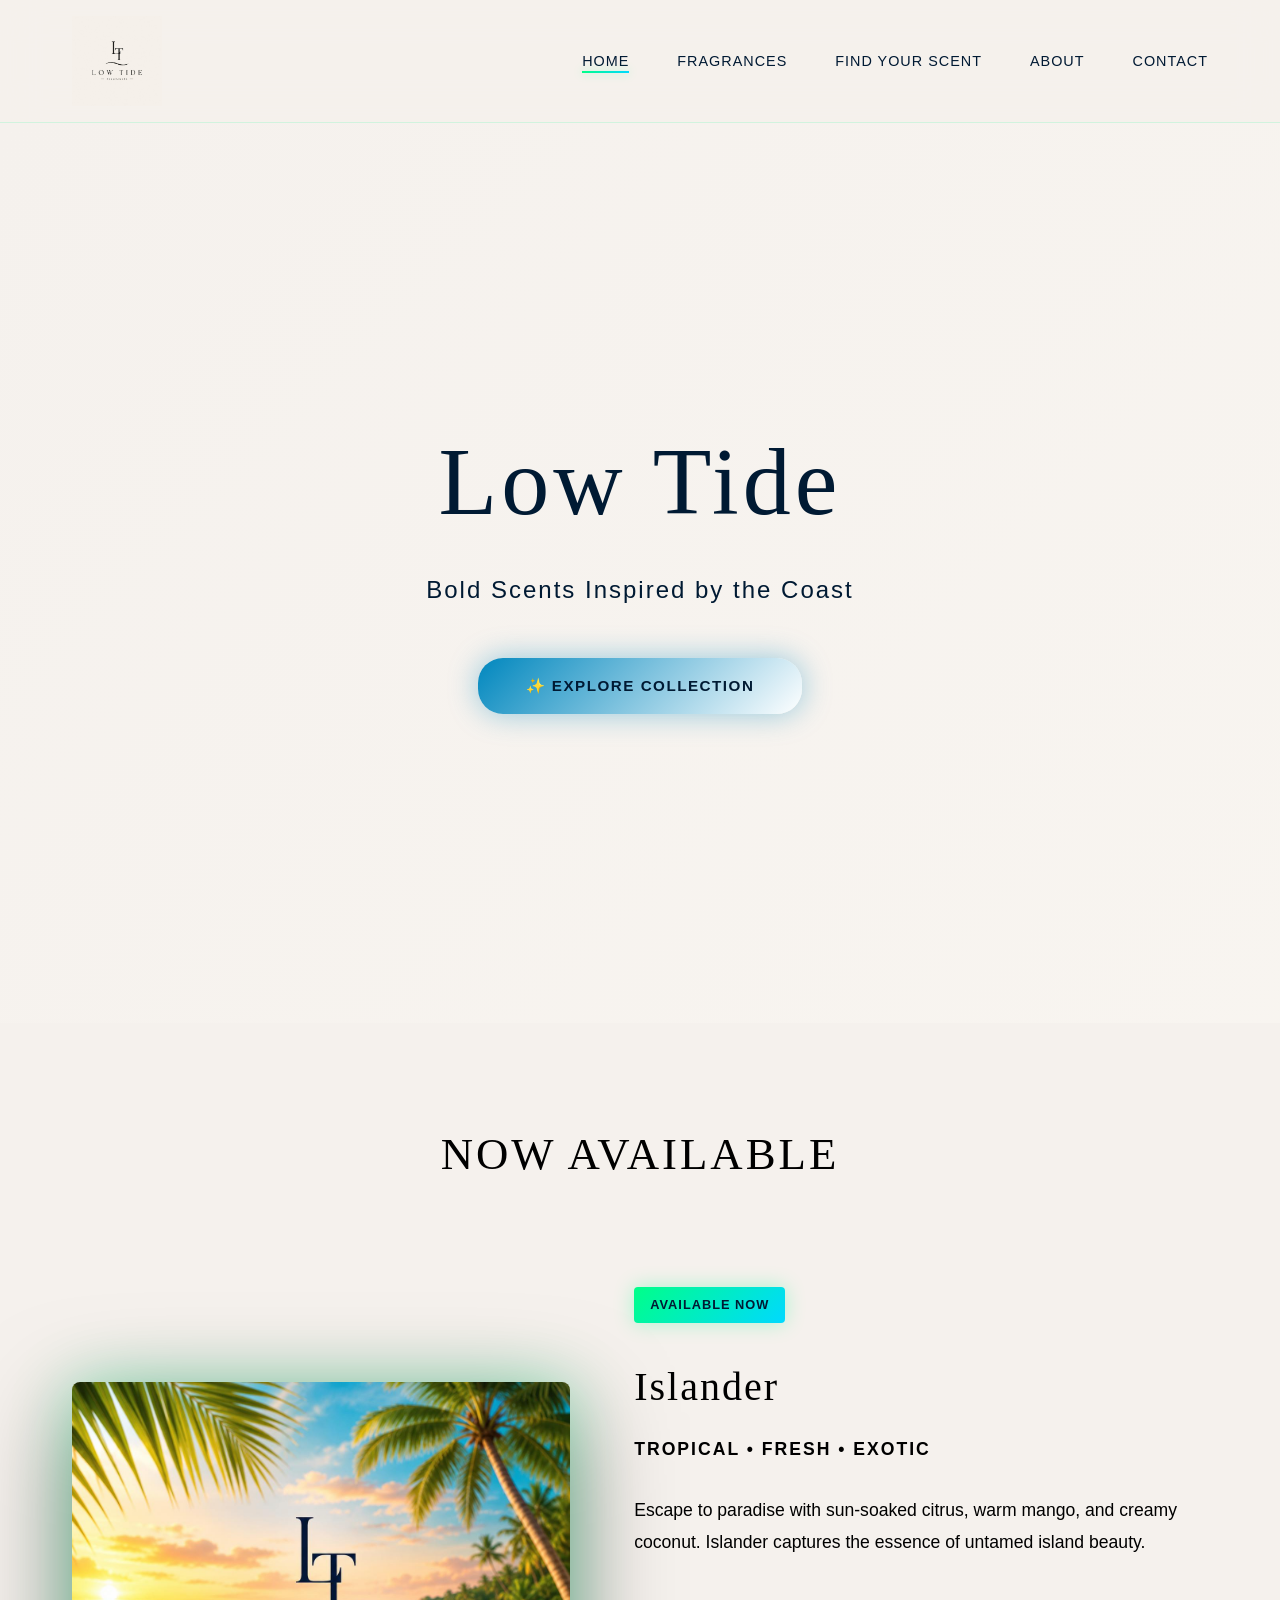
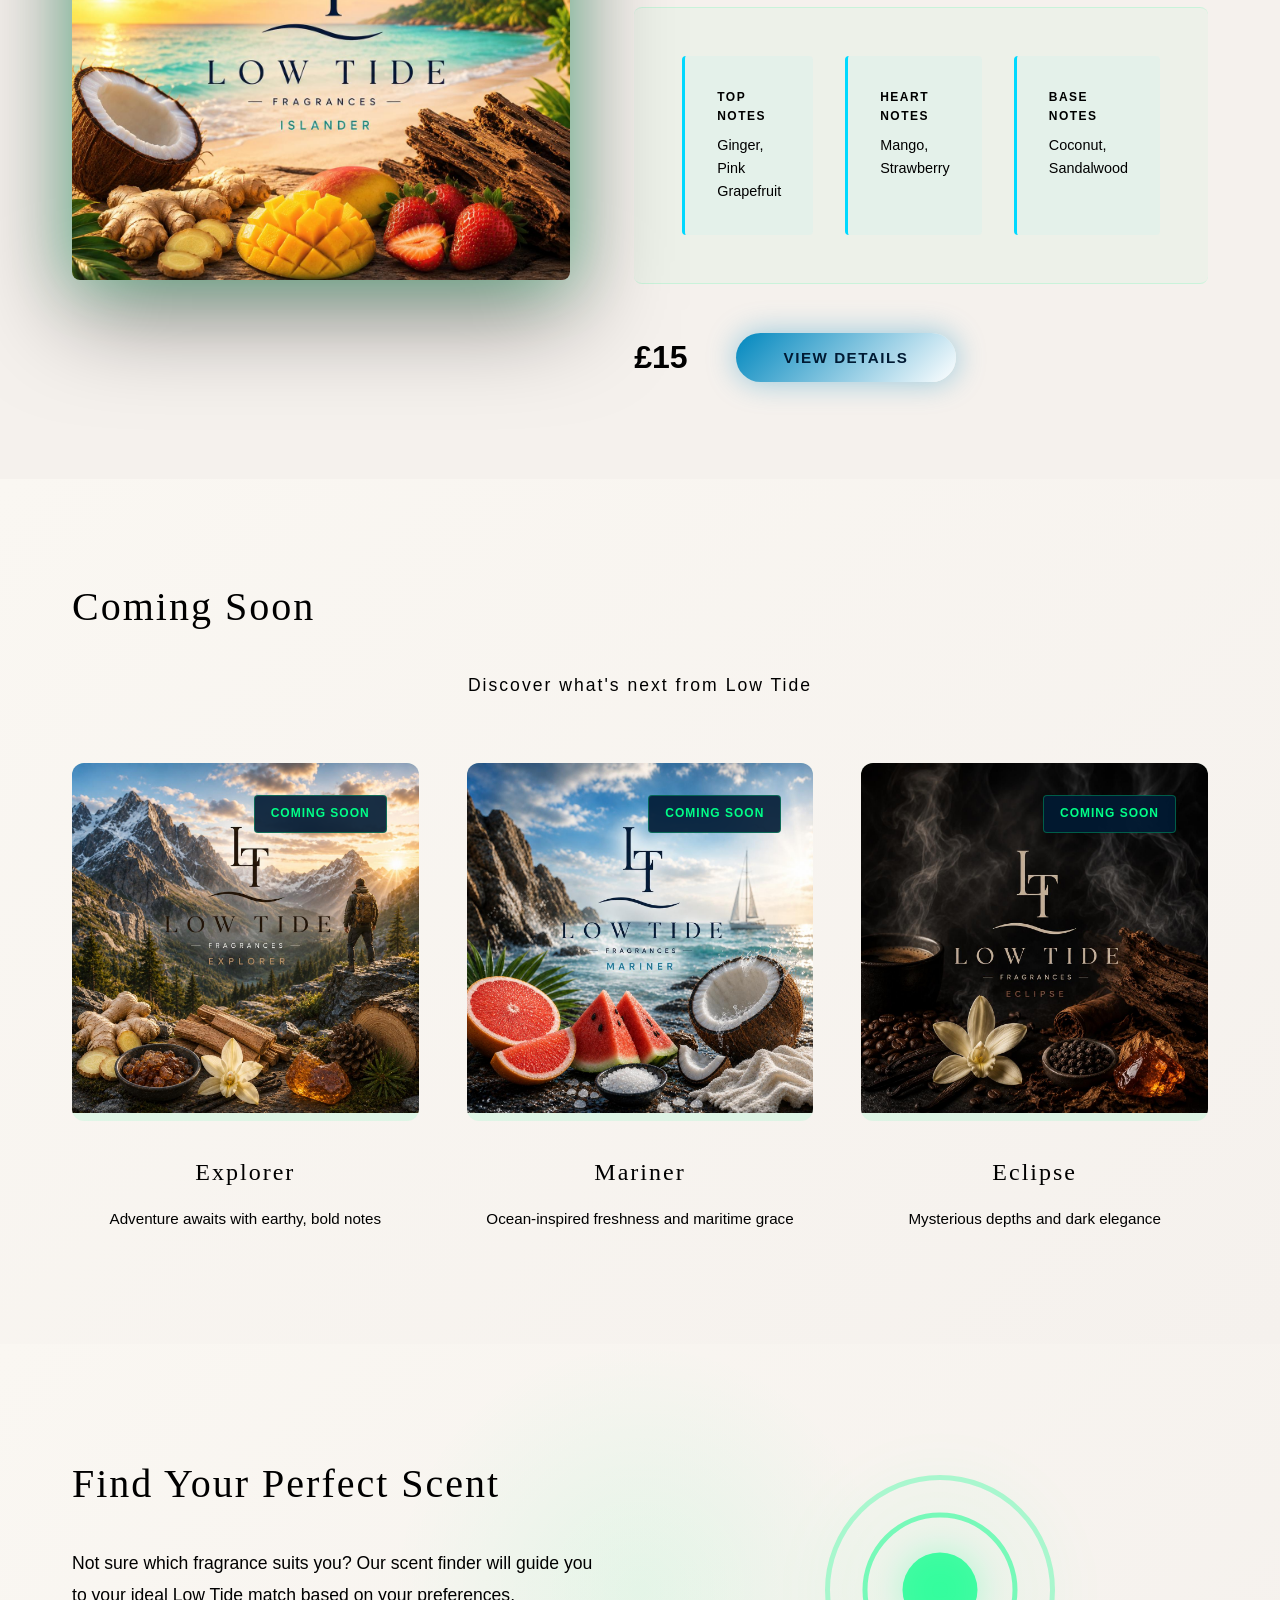
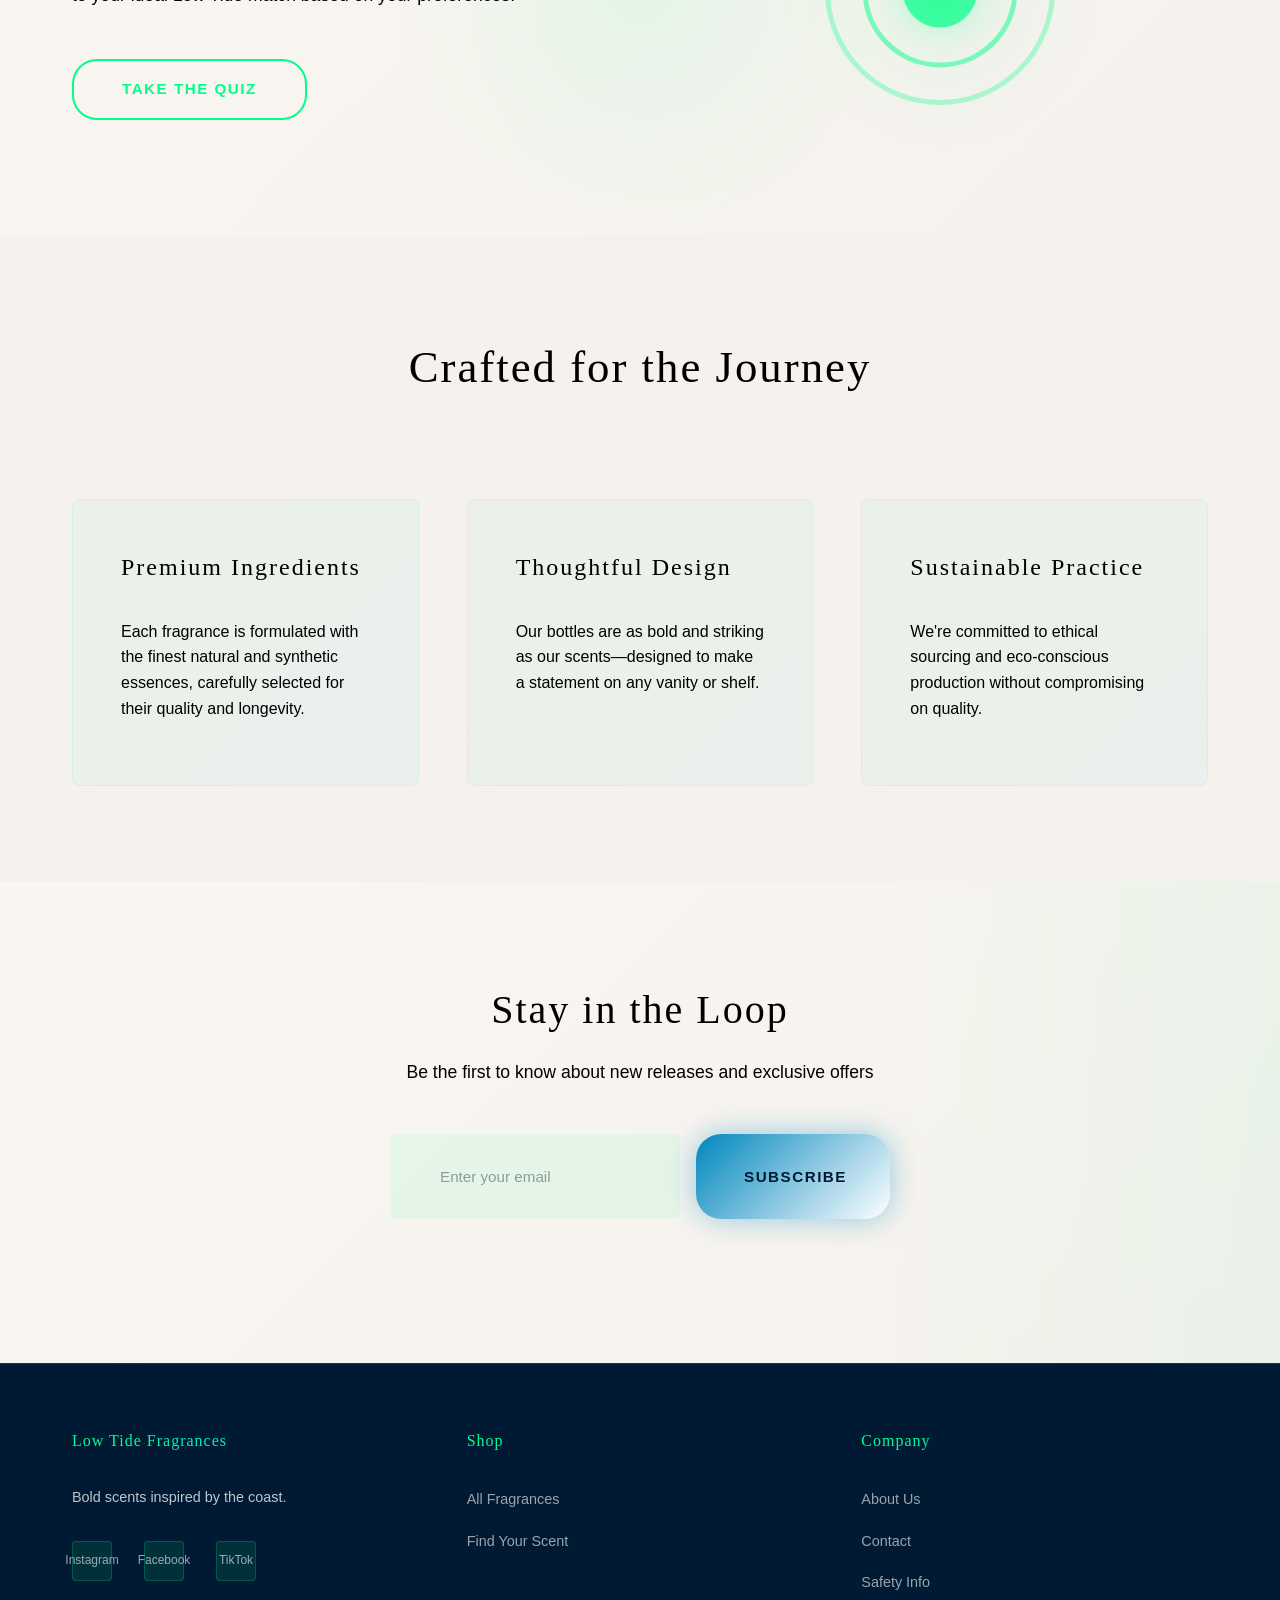
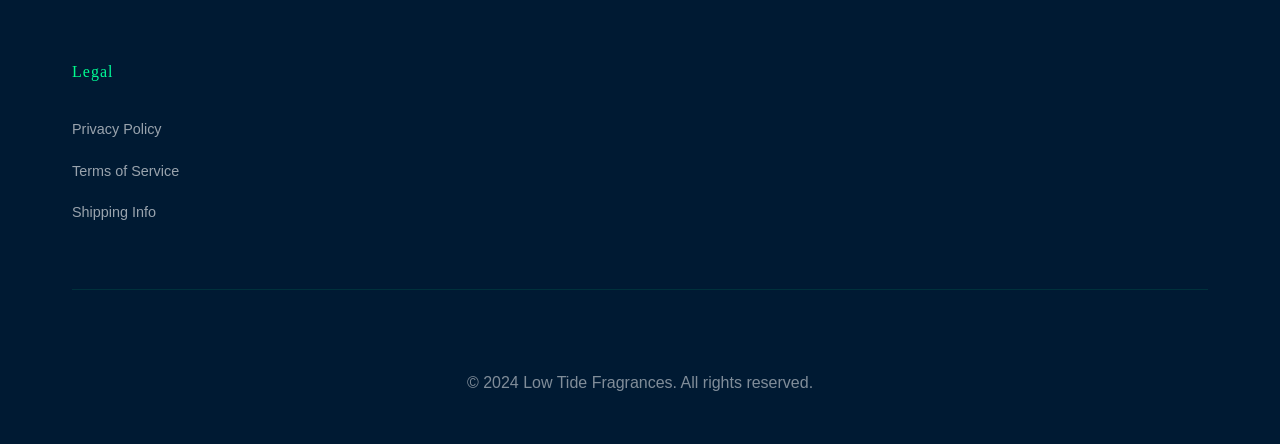
<file: index.html>
<!DOCTYPE html>
<html lang="en">
<head>
    <meta charset="UTF-8">
    <meta name="viewport" content="width=device-width, initial-scale=1.0">
    <title>Low Tide Fragrances | Premium Luxury Scents</title>
    <style>
        :root {
            --color-primary: #f5f1ed;
            --color-dark: #001a33;
            --color-secondary: #00ff88;
            --color-accent-cyan: #00d9ff;
            --color-accent-orange: #ff6b35;
            --color-accent-purple: #9d4edd;
            --color-light: #f5f1ed;
            --color-text: #000000;
            --color-text-light: #ffffff;
            --color-border: #e0dbd5;
            --font-serif: 'Georgia', serif;
            --font-sans: 'Segoe UI', Tahoma, Geneva, Verdana, sans-serif;
            --spacing-xs: 0.5rem;
            --spacing-sm: 1rem;
            --spacing-md: 2rem;
            --spacing-lg: 3rem;
            --spacing-xl: 4rem;
            --spacing-2xl: 6rem;
            --transition: all 0.3s cubic-bezier(0.4, 0, 0.2, 1);
            --transition-smooth: all 0.6s cubic-bezier(0.25, 0.46, 0.45, 0.94);
        }
        * { margin: 0; padding: 0; box-sizing: border-box; }
        html { scroll-behavior: smooth; }
        body { font-family: var(--font-sans); color: var(--color-text); background: var(--color-primary); line-height: 1.6; overflow-x: hidden; }
        .container { max-width: 1200px; margin: 0 auto; padding: 0 var(--spacing-md); }
        h1, h2, h3, h4, h5, h6 { font-family: var(--font-serif); font-weight: 400; letter-spacing: 2px; margin-bottom: var(--spacing-sm); }
        h1 { font-size: 4rem; line-height: 1.2; font-weight: 300; }
        h2 { font-size: 2.5rem; margin-bottom: var(--spacing-md); }
        h3 { font-size: 1.5rem; }
        p { font-size: 1rem; margin-bottom: var(--spacing-sm); }
        a { color: var(--color-primary); text-decoration: none; transition: var(--transition); }
        a:hover { color: var(--color-secondary); }
        .navbar { position: sticky; top: 0; z-index: 1000; background: rgba(245, 241, 237, 0.95); backdrop-filter: blur(20px); border-bottom: 1px solid rgba(0, 255, 136, 0.15); padding: var(--spacing-sm) 0; transition: var(--transition-smooth); }
        .nav-content { display: flex; justify-content: space-between; align-items: center; }
        .logo { display: flex; align-items: center; gap: var(--spacing-xs); }
        .logo a { display: flex; align-items: center; justify-content: center; transition: var(--transition); cursor: pointer; }
        .logo-image { height: 90px; width: auto; max-width: 350px; object-fit: contain; transition: var(--transition); }
        .logo a:hover .logo-image { filter: drop-shadow(0 0 10px rgba(0, 255, 136, 0.3)); }
        .nav-links { display: flex; gap: var(--spacing-lg); list-style: none; }
        .nav-links a { font-size: 0.9rem; letter-spacing: 1px; text-transform: uppercase; font-weight: 500; position: relative; color: var(--color-dark); transition: var(--transition); cursor: pointer; }
        .nav-links a::after { content: ''; position: absolute; bottom: -4px; left: 0; width: 0; height: 2px; background: linear-gradient(90deg, var(--color-secondary), var(--color-accent-cyan)); transition: var(--transition); box-shadow: 0 0 10px rgba(0, 255, 136, 0.4); }
        .nav-links a:hover::after, .nav-links a.active::after { width: 100%; }
        .menu-toggle { display: none; flex-direction: column; gap: 6px; background: none; border: none; cursor: pointer; padding: var(--spacing-xs); }
        .menu-toggle span { width: 25px; height: 3px; background: var(--color-primary); transition: var(--transition); border-radius: 2px; }
        .hero { position: relative; height: 100vh; display: flex; align-items: center; justify-content: center; color: #001a33; overflow: hidden; text-align: center; }
        .hero-video { position: absolute; top: 0; left: 0; width: 100%; height: 100%; object-fit: cover; z-index: 1; }
        .hero-overlay { position: absolute; top: 0; left: 0; width: 100%; height: 100%; background: linear-gradient(135deg, rgba(245, 241, 237, 0.7) 0%, rgba(250, 247, 242, 0.6) 100%); z-index: 2; pointer-events: none; }
        .hero-content { position: relative; z-index: 3; animation: slideUp 1s ease-out; }
        @keyframes slideUp { from { opacity: 0; transform: translateY(40px); } to { opacity: 1; transform: translateY(0); } }
        .hero-text h1 { font-size: 6rem; margin-bottom: var(--spacing-md); font-weight: 300; letter-spacing: 4px; color: #001a33; }
        .hero-text p { font-size: 1.5rem; margin-bottom: var(--spacing-lg); letter-spacing: 2px; font-weight: 300; color: var(--color-dark); }
        .btn { display: inline-block; padding: var(--spacing-sm) var(--spacing-lg); border: 2px solid var(--color-secondary); background: transparent; color: var(--color-secondary); font-family: var(--font-sans); font-size: 0.95rem; font-weight: 600; letter-spacing: 1.5px; text-transform: uppercase; cursor: pointer; transition: var(--transition-smooth); border-radius: 25px; text-decoration: none; position: relative; overflow: hidden; }
        .btn::before { content: ''; position: absolute; top: 0; left: -100%; width: 100%; height: 100%; background: linear-gradient(90deg, #0087be, #ffffff); z-index: -1; transition: left 0.5s ease; }
        .btn:hover::before { left: 0; }
        .btn-primary { background: linear-gradient(135deg, #0087be, #ffffff); color: var(--color-dark); border: none; box-shadow: 0 0 30px rgba(0, 135, 190, 0.4); }
        .btn-primary:hover { box-shadow: 0 0 50px rgba(0, 135, 190, 0.6); transform: translateY(-2px); }
        .btn-outline { border-color: var(--color-secondary); color: var(--color-secondary); }
        .btn-outline:hover { background: var(--color-secondary); color: var(--color-dark); box-shadow: 0 0 30px rgba(0, 255, 136, 0.4); }
        section { padding: var(--spacing-2xl) 0; }
        .featured-section { background: var(--color-primary); padding: var(--spacing-2xl) 0; position: relative; }
        .featured-section h2 { text-align: center; margin-bottom: var(--spacing-2xl); color: #000000; font-size: 2.8rem; letter-spacing: 3px; text-transform: uppercase; }
        .featured-product { display: grid; grid-template-columns: 1fr 1fr; gap: var(--spacing-xl); align-items: center; }
        .featured-image { position: relative; }
        .featured-image img { width: 100%; height: auto; border-radius: 8px; box-shadow: 0 0 60px rgba(0, 255, 136, 0.3), 0 30px 100px rgba(0, 0, 0, 0.5); transition: var(--transition-smooth); }
        .featured-image img:hover { transform: scale(1.05); box-shadow: 0 0 80px rgba(0, 255, 136, 0.5), 0 30px 100px rgba(0, 0, 0, 0.6); }
        .badge { display: inline-block; background: linear-gradient(135deg, var(--color-secondary) 0%, var(--color-accent-cyan) 100%); color: var(--color-dark); padding: var(--spacing-xs) var(--spacing-sm); border-radius: 4px; font-size: 0.8rem; letter-spacing: 1px; text-transform: uppercase; margin-bottom: var(--spacing-md); font-weight: 600; box-shadow: 0 0 20px rgba(0, 255, 136, 0.3); }
        .featured-content h3 { font-size: 2.5rem; margin-bottom: var(--spacing-sm); color: #000000; }
        .fragrance-type { font-size: 1.1rem; color: #000000; font-weight: 600; letter-spacing: 2px; text-transform: uppercase; margin-bottom: var(--spacing-md); }
        .description { font-size: 1.1rem; line-height: 1.8; margin-bottom: var(--spacing-lg); color: var(--color-text); }
        .notes { display: grid; grid-template-columns: repeat(3, 1fr); gap: var(--spacing-md); margin-bottom: var(--spacing-lg); padding: var(--spacing-lg); border-top: 1px solid rgba(0, 255, 136, 0.15); border-bottom: 1px solid rgba(0, 255, 136, 0.15); background: rgba(0, 255, 136, 0.03); border-radius: 8px; }
        .note { display: flex; flex-direction: column; padding: var(--spacing-md); background: rgba(0, 217, 255, 0.04); border-radius: 4px; border-left: 3px solid var(--color-accent-cyan); }
        .note-label { font-size: 0.75rem; text-transform: uppercase; letter-spacing: 1.5px; color: #000000; font-weight: 700; margin-bottom: var(--spacing-xs); }
        .note-value { font-size: 0.9rem; color: var(--color-text); }
        .featured-cta { display: flex; align-items: center; gap: var(--spacing-lg); }
        .price { font-size: 2rem; font-weight: 600; color: #000000; }
        .coming-soon-section { background: linear-gradient(135deg, #faf7f2 0%, var(--color-primary) 100%); padding: var(--spacing-2xl) 0; }
        .section-subtitle { text-align: center; color: #000000; font-size: 1.1rem; margin-bottom: var(--spacing-xl); letter-spacing: 2px; }
        .coming-soon-grid { display: grid; grid-template-columns: repeat(auto-fit, minmax(280px, 1fr)); gap: var(--spacing-lg); }
        .coming-soon-card { text-align: center; transition: var(--transition-smooth); }
        .coming-soon-card:hover { transform: translateY(-20px); }
        .coming-soon-image { position: relative; margin-bottom: var(--spacing-md); border-radius: 12px; overflow: hidden; background: rgba(0, 255, 136, 0.1); }
        .coming-soon-image img { width: 100%; height: 350px; object-fit: cover; transition: var(--transition-smooth); }
        .coming-soon-card:hover .coming-soon-image img { transform: scale(1.1) rotate(2deg); filter: brightness(1.2); }
        .coming-badge { position: absolute; top: var(--spacing-md); right: var(--spacing-md); background: rgba(0, 26, 51, 0.9); color: var(--color-secondary); padding: var(--spacing-xs) var(--spacing-sm); border-radius: 4px; font-size: 0.75rem; letter-spacing: 1px; text-transform: uppercase; font-weight: 600; backdrop-filter: blur(10px); border: 1px solid rgba(0, 255, 136, 0.3); }
        .coming-soon-card h3 { color: #000000; margin-bottom: var(--spacing-sm); font-size: 1.5rem; }
        .coming-soon-card p { color: #000000; font-size: 0.95rem; }
        .finder-preview-section { background: linear-gradient(135deg, #faf7f2 0%, var(--color-primary) 100%); color: var(--color-text); padding: var(--spacing-2xl) 0; position: relative; overflow: hidden; }
        .finder-preview-section::before { content: ''; position: absolute; top: 50%; left: 50%; width: 500px; height: 500px; background: radial-gradient(circle, rgba(0, 255, 136, 0.08) 0%, transparent 70%); transform: translate(-50%, -50%); pointer-events: none; }
        .finder-preview { display: grid; grid-template-columns: 1fr 1fr; gap: var(--spacing-xl); align-items: center; position: relative; z-index: 2; }
        .finder-preview-content h2 { color: #000000; margin-bottom: var(--spacing-md); }
        .finder-preview-content p { font-size: 1.1rem; line-height: 1.8; margin-bottom: var(--spacing-lg); color: var(--color-text); }
        .finder-preview-icon { display: flex; justify-content: center; align-items: center; height: 300px; }
        .finder-preview-icon svg { width: 100%; max-width: 250px; color: var(--color-secondary); animation: pulse 3s ease-in-out infinite, glow 3s ease-in-out infinite; filter: drop-shadow(0 0 20px rgba(0, 255, 136, 0.5)); }
        @keyframes pulse { 0%, 100% { opacity: 1; transform: scale(1); } 50% { opacity: 0.8; transform: scale(1.05); } }
        @keyframes glow { 0%, 100% { filter: drop-shadow(0 0 20px rgba(0, 255, 136, 0.5)); } 50% { filter: drop-shadow(0 0 40px rgba(0, 255, 136, 0.8)); } }
        @keyframes fadeInUp { from { opacity: 0; transform: translateY(60px); } to { opacity: 1; transform: translateY(0); } }
        .scroll-fade-in { opacity: 0; animation: fadeInUp 0.8s ease-out forwards; }
        .craftsmanship-section { background: var(--color-primary); padding: var(--spacing-2xl) 0; }
        .craftsmanship-section h2 { text-align: center; margin-bottom: var(--spacing-2xl); color: #000000; font-size: 2.8rem; }
        .craftsmanship-grid { display: grid; grid-template-columns: repeat(auto-fit, minmax(300px, 1fr)); gap: var(--spacing-lg); }
        .craftsmanship-card { padding: var(--spacing-lg); background: linear-gradient(135deg, rgba(0, 255, 136, 0.04) 0%, rgba(0, 217, 255, 0.04) 100%); border-left: 4px solid var(--color-secondary); transition: var(--transition-smooth); border-radius: 8px; border: 1px solid rgba(0, 255, 136, 0.1); }
        .craftsmanship-card:hover { box-shadow: 0 0 40px rgba(0, 255, 136, 0.2), inset 0 0 40px rgba(0, 255, 136, 0.05); transform: translateY(-8px); border-left-color: var(--color-accent-cyan); }
        .craftsmanship-card h3 { color: #000000; margin-bottom: var(--spacing-md); }
        .newsletter-section { background: linear-gradient(135deg, #faf7f2 0%, var(--color-primary) 100%); color: var(--color-text); text-align: center; padding: var(--spacing-2xl) 0; position: relative; overflow: hidden; }
        .newsletter-section::before { content: ''; position: absolute; top: 0; right: 0; width: 400px; height: 100%; background: linear-gradient(90deg, transparent, rgba(0, 255, 136, 0.05)); pointer-events: none; }
        .newsletter-content h2 { color: #000000; margin-bottom: var(--spacing-sm); }
        .newsletter-content p { font-size: 1.1rem; margin-bottom: var(--spacing-lg); color: #000000; }
        .newsletter-form { display: flex; gap: var(--spacing-sm); max-width: 500px; margin: 0 auto var(--spacing-md); position: relative; z-index: 2; }
        .newsletter-form input { flex: 1; padding: var(--spacing-md) var(--spacing-lg); border: 2px solid transparent; background: rgba(0, 255, 136, 0.08); color: var(--color-dark); font-size: 0.95rem; border-radius: 6px; font-family: var(--font-sans); transition: var(--transition); }
        .newsletter-form input::placeholder { color: rgba(0, 26, 51, 0.4); }
        .newsletter-form input:focus { outline: none; background: rgba(0, 255, 136, 0.12); border-color: var(--color-secondary); box-shadow: 0 0 30px rgba(0, 255, 136, 0.2); }
        .footer { background: var(--color-dark); color: var(--color-text-light); padding: var(--spacing-xl) 0 var(--spacing-md); border-top: 1px solid rgba(0, 255, 136, 0.2); }
        .footer-content { display: grid; grid-template-columns: repeat(auto-fit, minmax(250px, 1fr)); gap: var(--spacing-lg); margin-bottom: var(--spacing-lg); padding-bottom: var(--spacing-lg); border-bottom: 1px solid rgba(0, 255, 136, 0.1); }
        .footer-section h4 { background: linear-gradient(135deg, var(--color-secondary) 0%, var(--color-accent-cyan) 100%); -webkit-background-clip: text; -webkit-text-fill-color: transparent; background-clip: text; font-size: 1rem; margin-bottom: var(--spacing-md); letter-spacing: 1px; }
        .footer-section p { font-size: 0.9rem; color: rgba(255, 255, 255, 0.75); line-height: 1.6; }
        .footer-section ul { list-style: none; }
        .footer-section ul li { margin-bottom: var(--spacing-sm); }
        .footer-section a { color: rgba(255, 255, 255, 0.6); font-size: 0.9rem; transition: var(--transition); cursor: pointer; }
        .footer-section a:hover { color: var(--color-secondary); text-shadow: 0 0 20px rgba(0, 255, 136, 0.4); }
        .social-links { display: flex; gap: var(--spacing-md); margin-top: var(--spacing-md); }
        .social-links a { display: inline-flex; width: 40px; height: 40px; background: rgba(0, 255, 136, 0.1); border-radius: 4px; align-items: center; justify-content: center; font-size: 0.75rem; border: 1px solid rgba(0, 255, 136, 0.2); transition: var(--transition); }
        .social-links a:hover { background: linear-gradient(135deg, var(--color-secondary), var(--color-accent-cyan)); color: var(--color-dark); border-color: transparent; box-shadow: 0 0 20px rgba(0, 255, 136, 0.4); }
        .footer-bottom { text-align: center; padding-top: var(--spacing-md); font-size: 0.85rem; color: rgba(255, 255, 255, 0.5); }
        .page { display: none; }
        .page.active { display: block; }
        .fragrance-card { background: white; border: 2px solid #e0dbd5; border-radius: 12px; overflow: hidden; transition: all 0.4s cubic-bezier(0.25, 0.46, 0.45, 0.94); display: flex; flex-direction: column; height: 100%; animation: fadeInUp 0.6s ease-out forwards; opacity: 0; transform: translateY(30px); }
        .fragrance-card:hover { border-color: #0087be; box-shadow: 0 20px 60px rgba(0, 135, 190, 0.15); transform: translateY(-8px); }
        .fragrance-image-container { position: relative; overflow: hidden; height: 320px; background: linear-gradient(135deg, #faf7f2 0%, #f5f1ed 100%); }
        .fragrance-image { width: 100%; height: 100%; object-fit: cover; transition: transform 0.4s ease; }
        .fragrance-card:hover .fragrance-image { transform: scale(1.08); }
        .fragrance-badge { position: absolute; top: 15px; right: 15px; padding: 8px 16px; border-radius: 20px; font-size: 0.75rem; font-weight: 600; text-transform: uppercase; letter-spacing: 1px; backdrop-filter: blur(10px); }
        .badge-available { background: linear-gradient(135deg, #0087be, #ffffff); color: #001a33; box-shadow: 0 0 20px rgba(0, 135, 190, 0.3); }
        .badge-coming { background: rgba(0, 26, 51, 0.85); color: #00ff88; border: 1px solid rgba(0, 255, 136, 0.3); }
        .fragrance-content { padding: 25px; flex: 1; display: flex; flex-direction: column; }
        .fragrance-header { margin-bottom: 15px; }
        .fragrance-name { font-size: 1.8rem; color: #000000; font-weight: 600; margin-bottom: 8px; font-family: 'Georgia', serif; }
        .fragrance-type-text { color: #0087be; font-size: 0.85rem; font-weight: 600; text-transform: uppercase; letter-spacing: 1px; }
        .fragrance-description { color: #666; font-size: 0.95rem; line-height: 1.6; margin-bottom: 20px; }
        .fragrance-notes-pyramid { background: linear-gradient(135deg, #f9f7f5 0%, #f5f1ed 100%); padding: 20px; border-radius: 25px; margin-bottom: 20px; border: 1px solid #e0dbd5; }
        .pyramid { display: flex; flex-direction: column; gap: 10px; }
        .pyramid-level { display: flex; align-items: center; gap: 10px; }
        .pyramid-label { font-weight: 600; font-size: 0.8rem; color: #000000; min-width: 60px; text-transform: uppercase; letter-spacing: 0.5px; }
        .pyramid-bar { flex: 1; height: 28px; border-radius: 6px; display: flex; align-items: center; padding: 0 10px; color: white; font-size: 0.75rem; font-weight: 600; overflow: hidden; text-overflow: ellipsis; white-space: nowrap; }
        .pyramid-top { background: linear-gradient(135deg, #ff9500, #ffb84d); width: 60%; }
        .pyramid-middle { background: linear-gradient(135deg, #0087be, #00b4e6); width: 85%; }
        .pyramid-base { background: linear-gradient(135deg, #8b4513, #a0522d); width: 100%; }
        .fragrance-metrics { display: grid; grid-template-columns: 1fr 1fr; gap: 12px; margin-bottom: 20px; }
        .metric { background: #f9f7f5; padding: 12px; border-radius: 25px; text-align: center; border: 1px solid #e0dbd5; }
        .metric-label { font-size: 0.75rem; color: #666; text-transform: uppercase; font-weight: 600; margin-bottom: 8px; letter-spacing: 0.5px; }
        .metric-value { font-size: 1.2rem; color: #000000; font-weight: 600; }
        .intensity-bar { width: 100%; height: 4px; background: #e0dbd5; border-radius: 2px; margin-top: 6px; overflow: hidden; }
        .intensity-fill { height: 100%; background: linear-gradient(90deg, #0087be, #00d9ff); border-radius: 2px; }
        .fragrance-price { font-size: 1.8rem; font-weight: 700; color: #0087be; margin: 15px 0; font-family: 'Georgia', serif; }
        .fragrance-actions { display: flex; gap: 10px; margin-top: auto; }
        .btn-primary-full { flex: 1; padding: 12px 20px; background: linear-gradient(135deg, #0087be, #ffffff); border: none; border-radius: 25px; color: #001a33; font-weight: 600; cursor: pointer; transition: all 0.3s ease; box-shadow: 0 0 20px rgba(0, 135, 190, 0.3); }
        .btn-primary-full:hover { box-shadow: 0 0 40px rgba(0, 135, 190, 0.5); transform: translateY(-2px); }
        .products-grid { display: grid; grid-template-columns: repeat(auto-fill, minmax(350px, 1fr)); gap: 30px; padding: 20px 0; }
        .fragrance-card:nth-child(1) { animation-delay: 0.1s; }
        .fragrance-card:nth-child(2) { animation-delay: 0.2s; }
        .fragrance-card:nth-child(3) { animation-delay: 0.3s; }
        .fragrance-card:nth-child(4) { animation-delay: 0.4s; }
        .about-hero { background: linear-gradient(135deg, #faf7f2 0%, #f5f1ed 100%); padding: 80px 0 60px; text-align: center; }
        .about-hero h1 { color: #000000; margin-bottom: 20px; }
        .about-hero p { color: #666; font-size: 1.2rem; max-width: 700px; margin: 0 auto; }
        .about-content { display: grid; grid-template-columns: 1fr 1fr; gap: var(--spacing-xl); align-items: center; margin-bottom: 60px; }
        .about-text h2 { color: #000000; }
        .about-text p { color: #666; line-height: 1.8; margin-bottom: 20px; }
        .about-values { display: grid; grid-template-columns: repeat(3, 1fr); gap: var(--spacing-lg); }
        .value-card { text-align: center; padding: var(--spacing-lg); background: linear-gradient(135deg, rgba(0, 255, 136, 0.04) 0%, rgba(0, 217, 255, 0.04) 100%); border-radius: 12px; border: 1px solid rgba(0, 255, 136, 0.1); }
        .value-card h3 { color: #000000; margin-bottom: 15px; }
        .value-card p { color: #666; font-size: 0.95rem; }
        .contact-container { display: grid; grid-template-columns: 1fr 1fr; gap: var(--spacing-xl); margin-bottom: 60px; }
        .contact-form { background: white; padding: var(--spacing-lg); border-radius: 12px; border: 1px solid #e0dbd5; }
        .form-group { margin-bottom: 20px; }
        .form-group label { display: block; margin-bottom: 8px; font-weight: 600; color: #000000; }
        .form-group input, .form-group textarea { width: 100%; padding: 12px; border: 1px solid #e0dbd5; border-radius: 6px; font-family: var(--font-sans); font-size: 1rem; }
        .form-group textarea { resize: vertical; min-height: 120px; }
        .contact-info { display: flex; flex-direction: column; gap: var(--spacing-lg); }
        .info-card { background: linear-gradient(135deg, rgba(0, 255, 136, 0.04) 0%, rgba(0, 217, 255, 0.04) 100%); padding: var(--spacing-lg); border-radius: 12px; border: 1px solid rgba(0, 255, 136, 0.1); }
        .info-card h3 { color: #000000; margin-bottom: 10px; }
        .info-card p { color: #666; }
        .safety-content { max-width: 900px; }
        .safety-section { margin-bottom: 50px; }
        .safety-section h2 { color: #000000; margin-bottom: 20px; padding-bottom: 15px; border-bottom: 2px solid rgba(0, 255, 136, 0.2); }
        .safety-section ul { list-style-position: inside; color: #666; line-height: 1.8; }
        .safety-section li { margin-bottom: 12px; }
        .quiz-container { max-width: 700px; margin: 0 auto; padding: 40px; background: white; border-radius: 12px; box-shadow: 0 20px 60px rgba(0, 0, 0, 0.1); }
        .progress-bar { width: 100%; height: 8px; background: #e0dbd5; border-radius: 10px; margin-bottom: 40px; overflow: hidden; }
        .progress-fill { height: 100%; background: linear-gradient(135deg, #0087be, #ffffff); width: 0%; transition: width 0.5s ease; border-radius: 10px; }
        .question-container { animation: slideIn 0.6s ease-out; min-height: 350px; display: flex; flex-direction: column; justify-content: center; }
        @keyframes slideIn { from { opacity: 0; transform: translateY(30px); } to { opacity: 1; transform: translateY(0); } }
        .question-number { font-size: 0.9rem; color: #0087be; font-weight: 600; margin-bottom: 15px; text-transform: uppercase; letter-spacing: 1px; }
        .question-title { font-size: 2rem; color: #000000; margin-bottom: 10px; font-weight: 500; }
        .question-subtitle { font-size: 1.1rem; color: #666; margin-bottom: 30px; }
        .options-grid { display: grid; grid-template-columns: 1fr; gap: 12px; margin-bottom: 30px; }
        .option-btn { padding: 16px; border: 2px solid #e0dbd5; background: white; border-radius: 8px; cursor: pointer; transition: all 0.3s ease; text-align: left; font-size: 1rem; display: flex; align-items: center; gap: 12px; }
        .option-btn:hover { border-color: #0087be; background: #f0f7ff; transform: translateX(5px); }
        .option-btn.selected { border-color: #0087be; background: linear-gradient(135deg, rgba(0, 135, 190, 0.1), rgba(255, 255, 255, 0.1)); font-weight: 600; }
        .option-icon { font-size: 1.8rem; min-width: 35px; text-align: center; }
        .option-content { flex: 1; }
        .option-label { font-weight: 600; color: #000000; display: block; margin-bottom: 2px; }
        .buttons-container { display: flex; gap: 12px; margin-top: 30px; }
        .btn-secondary { flex: 1; padding: 12px 20px; border: 2px solid #e0dbd5; background: white; border-radius: 8px; cursor: pointer; font-weight: 600; transition: all 0.3s ease; }
        .btn-secondary:hover { border-color: #0087be; background: #f0f7ff; }
        .btn-primary-custom { flex: 1; padding: 12px 20px; background: linear-gradient(135deg, #0087be, #ffffff); border: none; border-radius: 8px; cursor: pointer; font-weight: 600; color: #001a33; transition: all 0.3s ease; box-shadow: 0 0 30px rgba(0, 135, 190, 0.4); }
        .btn-primary-custom:hover:not(:disabled) { box-shadow: 0 0 50px rgba(0, 135, 190, 0.6); transform: translateY(-2px); }
        .btn-primary-custom:disabled { opacity: 0.5; cursor: not-allowed; }
        .results-container { animation: slideIn 0.6s ease-out; }
        .results-header { text-align: center; margin-bottom: 40px; }
        .results-header h2 { color: #000000; font-size: 2.5rem; margin-bottom: 10px; }
        .results-header p { color: #666; font-size: 1.1rem; }
        .results-grid { display: grid; grid-template-columns: repeat(auto-fit, minmax(250px, 1fr)); gap: 20px; margin-bottom: 40px; }
        @media (max-width: 768px) {
            .nav-links { display: none; position: absolute; top: 100%; left: 0; right: 0; background: rgba(245, 241, 237, 0.98); backdrop-filter: blur(20px); flex-direction: column; padding: var(--spacing-md); gap: var(--spacing-md); box-shadow: 0 10px 30px rgba(0, 0, 0, 0.1); border-bottom: 1px solid rgba(0, 255, 136, 0.1); }
            .nav-links.active { display: flex; }
            .menu-toggle { display: flex; }
            .menu-toggle span { background: var(--color-dark); }
            .featured-product, .finder-preview, .about-content, .contact-container { grid-template-columns: 1fr; }
            .about-values { grid-template-columns: 1fr; }
            .hero-text h1 { font-size: 2.5rem; }
            h2 { font-size: 1.8rem; }
            .products-grid { grid-template-columns: 1fr; }
        }
    </style>
</head>
<body>
    <nav class="navbar">
        <div class="container">
            <div class="nav-content">
                <div class="logo">
                    <a onclick="showPage('home')">
                        <img src="images/logo.png" alt="Low Tide Fragrances Logo" class="logo-image" />
                    </a>
                </div>
                <ul class="nav-links">
                    <li><a onclick="showPage('home')" class="nav-link active" data-page="home">Home</a></li>
                    <li><a onclick="showPage('products')" class="nav-link" data-page="products">Fragrances</a></li>
                    <li><a onclick="showPage('finder')" class="nav-link" data-page="finder">Find Your Scent</a></li>
                    <li><a onclick="showPage('about')" class="nav-link" data-page="about">About</a></li>
                    <li><a onclick="showPage('contact')" class="nav-link" data-page="contact">Contact</a></li>
                </ul>
                <button class="menu-toggle" onclick="toggleMenu()">
                    <span></span>
                    <span></span>
                    <span></span>
                </button>
            </div>
        </div>
    </nav>

    <div id="home" class="page active">
        <section class="hero">
            <video autoplay muted loop class="hero-video">
                <source src="images/hero-video.mp4" type="video/mp4">
            </video>
            <div class="hero-overlay"></div>
            <div class="hero-content">
                <div class="hero-text">
                    <h1>Low Tide</h1>
                    <p>Bold Scents Inspired by the Coast</p>
                    <a onclick="showPage('products')" class="btn btn-primary" style="cursor: pointer;">✨ Explore Collection</a>
                </div>
            </div>
        </section>

        <section class="featured-section">
            <div class="container">
                <h2>Now Available</h2>
                <div class="featured-product">
                    <div class="featured-image">
                        <img src="images/islander.jpg" alt="Low Tide Islander Fragrance" />
                    </div>
                    <div class="featured-content">
                        <span class="badge">Available Now</span>
                        <h3>Islander</h3>
                        <p class="fragrance-type">Tropical • Fresh • Exotic</p>
                        <p class="description">Escape to paradise with sun-soaked citrus, warm mango, and creamy coconut. Islander captures the essence of untamed island beauty.</p>
                        <div class="notes">
                            <div class="note">
                                <span class="note-label">Top Notes</span>
                                <span class="note-value">Ginger, Pink Grapefruit</span>
                            </div>
                            <div class="note">
                                <span class="note-label">Heart Notes</span>
                                <span class="note-value">Mango, Strawberry</span>
                            </div>
                            <div class="note">
                                <span class="note-label">Base Notes</span>
                                <span class="note-value">Coconut, Sandalwood</span>
                            </div>
                        </div>
                        <div class="featured-cta">
                            <span class="price">£15</span>
                            <button class="btn btn-primary" onclick="showPage('products')">View Details</button>
                        </div>
                    </div>
                </div>
            </div>
        </section>

        <section class="coming-soon-section">
            <div class="container">
                <h2>Coming Soon</h2>
                <p class="section-subtitle">Discover what's next from Low Tide</p>
                <div class="coming-soon-grid">
                    <div class="coming-soon-card">
                        <div class="coming-soon-image">
                            <img src="images/explorer.jpg" alt="Low Tide Explorer" />
                            <span class="coming-badge">Coming Soon</span>
                        </div>
                        <h3>Explorer</h3>
                        <p>Adventure awaits with earthy, bold notes</p>
                    </div>
                    <div class="coming-soon-card">
                        <div class="coming-soon-image">
                            <img src="images/mariner.jpg" alt="Low Tide Mariner" />
                            <span class="coming-badge">Coming Soon</span>
                        </div>
                        <h3>Mariner</h3>
                        <p>Ocean-inspired freshness and maritime grace</p>
                    </div>
                    <div class="coming-soon-card">
                        <div class="coming-soon-image">
                            <img src="images/eclipse.jpg" alt="Low Tide Eclipse" />
                            <span class="coming-badge">Coming Soon</span>
                        </div>
                        <h3>Eclipse</h3>
                        <p>Mysterious depths and dark elegance</p>
                    </div>
                </div>
            </div>
        </section>

        <section class="finder-preview-section">
            <div class="container">
                <div class="finder-preview">
                    <div class="finder-preview-content">
                        <h2>Find Your Perfect Scent</h2>
                        <p>Not sure which fragrance suits you? Our scent finder will guide you to your ideal Low Tide match based on your preferences.</p>
                        <a onclick="showPage('finder')" class="btn btn-outline" style="cursor: pointer;">Take the Quiz</a>
                    </div>
                    <div class="finder-preview-icon">
                        <svg viewBox="0 0 100 100" xmlns="http://www.w3.org/2000/svg">
                            <circle cx="50" cy="50" r="45" fill="none" stroke="currentColor" stroke-width="2" opacity="0.3"/>
                            <circle cx="50" cy="50" r="30" fill="none" stroke="currentColor" stroke-width="2" opacity="0.5"/>
                            <circle cx="50" cy="50" r="15" fill="currentColor" opacity="0.7"/>
                        </svg>
                    </div>
                </div>
            </div>
        </section>

        <section class="craftsmanship-section">
            <div class="container">
                <h2>Crafted for the Journey</h2>
                <div class="craftsmanship-grid">
                    <div class="craftsmanship-card">
                        <h3>Premium Ingredients</h3>
                        <p>Each fragrance is formulated with the finest natural and synthetic essences, carefully selected for their quality and longevity.</p>
                    </div>
                    <div class="craftsmanship-card">
                        <h3>Thoughtful Design</h3>
                        <p>Our bottles are as bold and striking as our scents—designed to make a statement on any vanity or shelf.</p>
                    </div>
                    <div class="craftsmanship-card">
                        <h3>Sustainable Practice</h3>
                        <p>We're committed to ethical sourcing and eco-conscious production without compromising on quality.</p>
                    </div>
                </div>
            </div>
        </section>

        <section class="newsletter-section">
            <div class="container">
                <div class="newsletter-content">
                    <h2>Stay in the Loop</h2>
                    <p>Be the first to know about new releases and exclusive offers</p>
                    <form class="newsletter-form" onsubmit="handleNewsletterSignup(event)">
                        <input type="email" placeholder="Enter your email" required>
                        <button type="submit" class="btn btn-primary">Subscribe</button>
                    </form>
                    <p class="newsletter-note" id="newsletter-message"></p>
                </div>
            </div>
        </section>
    </div>

    <div id="products" class="page">
        <section style="background: linear-gradient(135deg, #faf7f2 0%, #f5f1ed 100%); color: var(--color-text); padding: 60px 0; text-align: center; margin-bottom: 60px;">
            <div class="container">
                <h1 style="color: #000000; margin-bottom: 20px;">Our Fragrances</h1>
                <p style="color: #000000; font-size: 1.1rem;">Discover bold scents for every journey</p>
            </div>
        </section>
        <section>
            <div class="container">
                <div id="products-grid" class="products-grid"></div>
            </div>
        </section>
    </div>

    <div id="finder" class="page">
        <section style="padding: 60px 0;">
            <div class="quiz-container">
                <div class="progress-bar">
                    <div class="progress-fill" id="progressFill"></div>
                </div>
                <div id="quizContent">
                    <div class="question-container">
                        <div class="question-number" id="questionNum"></div>
                        <div class="question-title" id="questionTitle"></div>
                        <div class="question-subtitle" id="questionSubtitle"></div>
                        <div class="options-grid" id="optionsGrid"></div>
                        <div class="buttons-container">
                            <button class="btn-secondary" onclick="previousQuestion()" id="prevBtn" style="display:none;">← Previous</button>
                            <button class="btn-primary-custom" onclick="nextQuestion()" id="nextBtn" disabled>Next →</button>
                        </div>
                    </div>
                </div>
                <div id="resultsContent" style="display:none;">
                    <div class="results-container">
                        <div class="results-header">
                            <h2>Your Perfect Match</h2>
                            <p>Based on your preferences, here are your fragrance matches:</p>
                        </div>
                        <div class="results-grid" id="resultsGrid"></div>
                        <div style="text-align: center;">
                            <button class="btn btn-primary" onclick="restartQuiz()">Take Quiz Again</button>
                            <button class="btn btn-outline" onclick="showPage('home')" style="margin-left: 15px;">Back to Home</button>
                        </div>
                    </div>
                </div>
            </div>
        </section>
    </div>

    <div id="about" class="page">
        <div class="about-hero">
            <div class="container">
                <h1>About Low Tide Fragrances</h1>
                <p>Crafting extraordinary scents inspired by the beauty and mystery of the coast</p>
            </div>
        </div>
        <section>
            <div class="container">
                <div class="about-content">
                    <div class="about-text">
                        <h2>Our Story</h2>
                        <p>Low Tide Fragrances was born from a passion for the sea and a desire to capture its essence in a bottle. Each scent tells a story of adventure, mystery, and the freedom of the open coast.</p>
                        <p>We believe that fragrance is more than just a pleasant smell—it's a journey, a memory, and a personal expression.</p>
                    </div>
                    <div>
                        <img src="images/islander.jpg" alt="About Low Tide" style="border-radius: 12px; width: 100%; height: auto;">
                    </div>
                </div>
                <h2 style="text-align: center; margin-bottom: 40px;">Our Values</h2>
                <div class="about-values">
                    <div class="value-card">
                        <h3>Quality</h3>
                        <p>We never compromise on the quality of our ingredients or the craftsmanship of our fragrances.</p>
                    </div>
                    <div class="value-card">
                        <h3>Sustainability</h3>
                        <p>Protecting the oceans that inspire us through ethical sourcing and eco-friendly practices.</p>
                    </div>
                    <div class="value-card">
                        <h3>Innovation</h3>
                        <p>Constantly exploring new scent combinations and techniques to deliver unique fragrances.</p>
                    </div>
                </div>
            </div>
        </section>
    </div>

    <div id="contact" class="page">
        <section style="background: linear-gradient(135deg, #faf7f2 0%, #f5f1ed 100%); padding: 60px 0;">
            <div class="container">
                <h1 style="text-align: center; color: #000000; margin-bottom: 50px;">Get in Touch</h1>
                <div class="contact-container">
                    <form class="contact-form" onsubmit="handleContactForm(event)">
                        <h3 style="color: #000000; margin-bottom: 20px;">Send us a Message</h3>
                        <div class="form-group">
                            <label for="name">Name</label>
                            <input type="text" id="name" required>
                        </div>
                        <div class="form-group">
                            <label for="email">Email</label>
                            <input type="email" id="email" required>
                        </div>
                        <div class="form-group">
                            <label for="subject">Subject</label>
                            <input type="text" id="subject" required>
                        </div>
                        <div class="form-group">
                            <label for="message">Message</label>
                            <textarea id="message" required></textarea>
                        </div>
                        <button type="submit" class="btn btn-primary" style="width: 100%;">Send Message</button>
                    </form>
                    <div class="contact-info">
                        <div class="info-card">
                            <h3>Email</h3>
                            <p><a href="mailto:hello@lowtidefrags.com">hello@lowtidefrags.com</a></p>
                        </div>
                        <div class="info-card">
                            <h3>Follow Us</h3>
                            <p>
                                <a href="#">Instagram</a> • <a href="#">Facebook</a> • <a href="#">TikTok</a>
                            </p>
                        </div>
                        <div class="info-card">
                            <h3>Hours</h3>
                            <p>Monday - Friday: 9am - 6pm<br>Saturday: 10am - 4pm<br>Sunday: Closed</p>
                        </div>
                    </div>
                </div>
            </div>
        </section>
    </div>

    <div id="safety" class="page">
        <section>
            <div class="container">
                <h1 style="color: #000000; margin-bottom: 40px;">Safety Information</h1>
                <div class="safety-content">
                    <div class="safety-section">
                        <h2>Usage Guidelines</h2>
                        <ul>
                            <li>Apply to pulse points: wrists, behind ears, and inner elbows</li>
                            <li>Use sparingly - a small amount goes a long way</li>
                            <li>Do not spray directly on fabric unless tested first</li>
                            <li>Avoid contact with eyes</li>
                            <li>For sensitive skin, perform a patch test before use</li>
                        </ul>
                    </div>
                    <div class="safety-section">
                        <h2>Storage Recommendations</h2>
                        <ul>
                            <li>Store in a cool, dark place away from direct sunlight</li>
                            <li>Keep away from extreme heat or cold</li>
                            <li>Avoid humid environments like bathrooms</li>
                            <li>Keep bottle tightly sealed when not in use</li>
                            <li>Store away from children and pets</li>
                        </ul>
                    </div>
                    <div class="safety-section">
                        <h2>First Aid</h2>
                        <ul>
                            <li><strong>Eye Contact:</strong> Rinse immediately with plenty of water for at least 15 minutes. Seek medical attention if irritation persists.</li>
                            <li><strong>Skin Irritation:</strong> Wash affected area thoroughly with mild soap and water. Consult a dermatologist if necessary.</li>
                            <li><strong>Ingestion:</strong> Do not ingest. If swallowed, seek medical attention immediately.</li>
                        </ul>
                    </div>
                </div>
            </div>
        </section>
    </div>

    <footer class="footer">
        <div class="container">
            <div class="footer-content">
                <div class="footer-section">
                    <h4>Low Tide Fragrances</h4>
                    <p>Bold scents inspired by the coast.</p>
                    <div class="social-links">
                        <a href="#" aria-label="Instagram">Instagram</a>
                        <a href="#" aria-label="Facebook">Facebook</a>
                        <a href="#" aria-label="TikTok">TikTok</a>
                    </div>
                </div>
                <div class="footer-section">
                    <h4>Shop</h4>
                    <ul>
                        <li><a onclick="showPage('products')">All Fragrances</a></li>
                        <li><a onclick="showPage('finder')">Find Your Scent</a></li>
                    </ul>
                </div>
                <div class="footer-section">
                    <h4>Company</h4>
                    <ul>
                        <li><a onclick="showPage('about')">About Us</a></li>
                        <li><a onclick="showPage('contact')">Contact</a></li>
                        <li><a onclick="showPage('safety')">Safety Info</a></li>
                    </ul>
                </div>
                <div class="footer-section">
                    <h4>Legal</h4>
                    <ul>
                        <li><a href="#">Privacy Policy</a></li>
                        <li><a href="#">Terms of Service</a></li>
                        <li><a href="#">Shipping Info</a></li>
                    </ul>
                </div>
            </div>
            <div class="footer-bottom">
                <p>&copy; 2024 Low Tide Fragrances. All rights reserved.</p>
            </div>
        </div>
    </footer>

    <script>
        const fragrances = [
            { id: 'islander', name: 'Islander', status: 'available', price: 15.00, image: 'images/islander.jpg', type: 'Tropical • Fresh • Exotic', description: 'Escape to paradise with sun-soaked citrus, warm mango, and creamy coconut.', topNotes: 'Ginger, Grapefruit', heartNotes: 'Mango, Strawberry', baseNotes: 'Coconut, Sandalwood', intensity: 75, longevity: '6-8 hours', traits: ['fresh', 'fruity', 'tropical', 'warm', 'sweet'], occasion: ['summer', 'vacation', 'casual', 'daytime'] },
            { id: 'explorer', name: 'Explorer', status: 'coming-soon', image: 'images/explorer.jpg', type: 'Earthy • Bold • Adventurous', description: 'An olfactory journey through untamed wilderness. Grounding base notes with warm spice.', topNotes: 'Ginger, Bergamot', heartNotes: 'Cedarwood, Cardamom', baseNotes: 'Vetiver, Leather', intensity: 90, longevity: '8-10 hours', traits: ['earthy', 'spicy', 'woody', 'bold', 'masculine'], occasion: ['adventure', 'outdoor', 'winter', 'evening'] },
            { id: 'mariner', name: 'Mariner', status: 'coming-soon', image: 'images/mariner.jpg', type: 'Fresh • Aquatic • Crisp', description: 'Feel the salt spray and ocean breeze. Fresh citrus with oceanic accords.', topNotes: 'Lemon, Sea Salt', heartNotes: 'Aquatic Notes, Grapefruit', baseNotes: 'Driftwood, Musk', intensity: 60, longevity: '5-7 hours', traits: ['fresh', 'citrus', 'aquatic', 'clean', 'crisp'], occasion: ['summer', 'water', 'daytime', 'sport'] },
            { id: 'eclipse', name: 'Eclipse', status: 'coming-soon', image: 'images/eclipse.jpg', type: 'Dark • Mysterious • Sensual', description: 'Immerse yourself in darkness. Moody coffee and chocolate notes with warm spice.', topNotes: 'Cinnamon, Cardamom', heartNotes: 'Coffee, Cocoa', baseNotes: 'Vanilla, Sandalwood', intensity: 85, longevity: '8-10 hours', traits: ['dark', 'warm', 'spicy', 'aromatic', 'sensual'], occasion: ['evening', 'night', 'date', 'formal', 'winter'] }
        ];

        const quizQuestions = [
            { id: 'vibe', title: 'What\'s your vibe?', subtitle: 'How would you describe your personality?', options: [
                { icon: '🌞', label: 'Sunny & Outgoing', value: 'sunny' },
                { icon: '🌊', label: 'Calm & Contemplative', value: 'calm' },
                { icon: '⚡', label: 'Bold & Adventurous', value: 'bold' },
                { icon: '🌙', label: 'Mysterious & Alluring', value: 'mysterious' }
            ]},
            { id: 'scent-profile', title: 'What scents appeal to you?', subtitle: 'Choose your preferred scent family', options: [
                { icon: '🍋', label: 'Fresh & Citrusy', value: 'fresh' },
                { icon: '🌺', label: 'Floral & Romantic', value: 'floral' },
                { icon: '🪵', label: 'Woody & Earthy', value: 'woody' },
                { icon: '☕', label: 'Warm & Spicy', value: 'warm' }
            ]},
            { id: 'occasion', title: 'Primary occasion?', subtitle: 'When will you wear it most?', options: [
                { icon: '☀️', label: 'Daytime & Casual', value: 'daytime' },
                { icon: '🌴', label: 'Summer & Vacation', value: 'vacation' },
                { icon: '🎉', label: 'Events & Nights Out', value: 'evening' },
                { icon: '❄️', label: 'Winter & Formal', value: 'formal' }
            ]},
            { id: 'intensity', title: 'How intense?', subtitle: 'Choose your preferred fragrance strength', options: [
                { icon: '💨', label: 'Light & Subtle', value: 'light' },
                { icon: '🌬️', label: 'Moderate', value: 'moderate' },
                { icon: '💪', label: 'Strong & Bold', value: 'strong' },
                { icon: '🔥', label: 'Very Intense', value: 'intense' }
            ]},
            { id: 'season', title: 'Favorite season?', subtitle: 'When do you feel most like yourself?', options: [
                { icon: '🌸', label: 'Spring', value: 'spring' },
                { icon: '☀️', label: 'Summer', value: 'summer' },
                { icon: '🍂', label: 'Autumn', value: 'autumn' },
                { icon: '❄️', label: 'Winter', value: 'winter' }
            ]},
            { id: 'mood', title: 'Current mood?', subtitle: 'How are you feeling?', options: [
                { icon: '😊', label: 'Happy & Energetic', value: 'happy' },
                { icon: '😌', label: 'Relaxed & Peaceful', value: 'relaxed' },
                { icon: '🤔', label: 'Thoughtful & Introspective', value: 'thoughtful' },
                { icon: '✨', label: 'Confident & Powerful', value: 'confident' }
            ]}
        ];

        let currentQuestion = 0;
        let quizAnswers = {};

        function showPage(pageId) {
            document.querySelectorAll('.page').forEach(page => page.classList.remove('active'));
            document.getElementById(pageId).classList.add('active');
            document.querySelectorAll('.nav-link').forEach(link => link.classList.remove('active'));
            document.querySelector(`[data-page="${pageId}"]`)?.classList.add('active');
            if (pageId === 'products') renderProducts();
            else if (pageId === 'finder') resetQuiz();
            window.scrollTo(0, 0);
        }

        function toggleMenu() {
            const navLinks = document.querySelector('.nav-links');
            navLinks.classList.toggle('active');
        }

        function renderProducts() {
            const grid = document.getElementById('products-grid');
            if (!grid || grid.children.length > 0) return;
            fragrances.forEach(f => {
                const badge = f.status === 'available' ? '<span class="fragrance-badge badge-available">✨ Available Now</span>' : '<span class="fragrance-badge badge-coming">Coming Soon</span>';
                const price = f.status === 'available' ? '<div class="fragrance-price">£' + f.price.toFixed(2) + '</div>' : '';
                const card = document.createElement('div');
                card.className = 'fragrance-card';
                card.innerHTML = `<div class="fragrance-image-container"><img src="${f.image}" alt="${f.name}" class="fragrance-image" />${badge}</div><div class="fragrance-content"><div class="fragrance-header"><div class="fragrance-name">${f.name}</div><div class="fragrance-type-text">${f.type}</div></div><p class="fragrance-description">${f.description}</p><div class="fragrance-notes-pyramid"><div class="pyramid"><div class="pyramid-level"><div class="pyramid-label">Top</div><div class="pyramid-bar pyramid-top" title="${f.topNotes}">${f.topNotes}</div></div><div class="pyramid-level"><div class="pyramid-label">Heart</div><div class="pyramid-bar pyramid-middle" title="${f.heartNotes}">${f.heartNotes}</div></div><div class="pyramid-level"><div class="pyramid-label">Base</div><div class="pyramid-bar pyramid-base" title="${f.baseNotes}">${f.baseNotes}</div></div></div></div><div class="fragrance-metrics"><div class="metric"><div class="metric-label">Intensity</div><div class="metric-value">${f.intensity}%</div><div class="intensity-bar"><div class="intensity-fill" style="width: ${f.intensity}%"></div></div></div><div class="metric"><div class="metric-label">Longevity</div><div class="metric-value" style="font-size: 0.95rem;">${f.longevity}</div></div></div>${price}<div class="fragrance-actions"><button class="btn-primary-full" onclick="alert('Product: ' + '${f.name}')">${f.status === 'available' ? 'Add to Cart' : 'Notify Me'}</button></div></div>`;
                grid.appendChild(card);
            });
        }

        function displayQuestion() {
            const q = quizQuestions[currentQuestion];
            const progress = ((currentQuestion + 1) / quizQuestions.length) * 100;
            document.getElementById('progressFill').style.width = progress + '%';
            document.getElementById('questionNum').textContent = `Question ${currentQuestion + 1} of ${quizQuestions.length}`;
            document.getElementById('questionTitle').textContent = q.title;
            document.getElementById('questionSubtitle').textContent = q.subtitle;
            const optionsGrid = document.getElementById('optionsGrid');
            optionsGrid.innerHTML = '';
            q.options.forEach(option => {
                const btn = document.createElement('button');
                btn.className = 'option-btn';
                if (quizAnswers[q.id] === option.value) btn.classList.add('selected');
                btn.innerHTML = `<div class="option-icon">${option.icon}</div><div class="option-content"><span class="option-label">${option.label}</span></div>`;
                btn.onclick = () => selectAnswer(q.id, option.value);
                optionsGrid.appendChild(btn);
            });
            document.getElementById('prevBtn').style.display = currentQuestion > 0 ? 'block' : 'none';
            document.getElementById('nextBtn').disabled = !quizAnswers[q.id];
        }

        function selectAnswer(questionId, value) {
            quizAnswers[questionId] = value;
            displayQuestion();
        }

        function nextQuestion() {
            if (currentQuestion < quizQuestions.length - 1) {
                currentQuestion++;
                displayQuestion();
            } else {
                showResults();
            }
        }

        function previousQuestion() {
            if (currentQuestion > 0) {
                currentQuestion--;
                displayQuestion();
            }
        }

        function showResults() {
            document.getElementById('quizContent').style.display = 'none';
            document.getElementById('resultsContent').style.display = 'block';
            const scores = {};
            fragrances.forEach(f => scores[f.id] = 0);
            Object.entries(quizAnswers).forEach(([key, value]) => {
                fragrances.forEach(f => {
                    if (f.traits && f.traits.includes(value)) scores[f.id] += 2;
                    if (f.occasion && f.occasion.includes(value)) scores[f.id] += 1;
                });
            });
            const ranked = Object.keys(scores).sort((a, b) => scores[b] - scores[a]);
            const resultsGrid = document.getElementById('resultsGrid');
            resultsGrid.innerHTML = '';
            ranked.forEach((fragId, index) => {
                const f = fragrances.find(x => x.id === fragId);
                const badges = ['⭐', '✨', '💫'];
                const card = document.createElement('div');
                card.style.cssText = 'background: white; padding: 20px; border-radius: 12px; text-align: center; border: 1px solid #e0dbd5;';
                card.innerHTML = `<div style="font-size: 2rem; margin-bottom: 10px;">${badges[index] || '💭'}</div><h3 style="color: #000000; margin-bottom: 5px;">${f.name}</h3><p style="color: #0087be; font-size: 0.9rem; margin-bottom: 10px;">${f.type}</p><p style="color: #666; font-size: 0.95rem;">${f.description}</p>`;
                resultsGrid.appendChild(card);
            });
        }

        function resetQuiz() {
            currentQuestion = 0;
            quizAnswers = {};
            document.getElementById('quizContent').style.display = 'block';
            document.getElementById('resultsContent').style.display = 'none';
            displayQuestion();
        }

        function restartQuiz() {
            resetQuiz();
        }

        function handleNewsletterSignup(e) {
            e.preventDefault();
            const form = e.target;
            const email = form.querySelector('input[type="email"]').value;
            const message = document.getElementById('newsletter-message');
            if (email) {
                message.textContent = '✓ Thanks for subscribing!';
                message.style.color = '#00ff88';
                form.reset();
                setTimeout(() => { message.textContent = ''; }, 3000);
            }
        }

        function handleContactForm(e) {
            e.preventDefault();
            const form = e.target;
            const name = document.getElementById('name').value;
            alert(`Thank you for your message, ${name}! We'll get back to you soon.`);
            form.reset();
        }

        document.addEventListener('DOMContentLoaded', function() {
            showPage('home');
        });
    </script>
</body>
</html>
</file>
